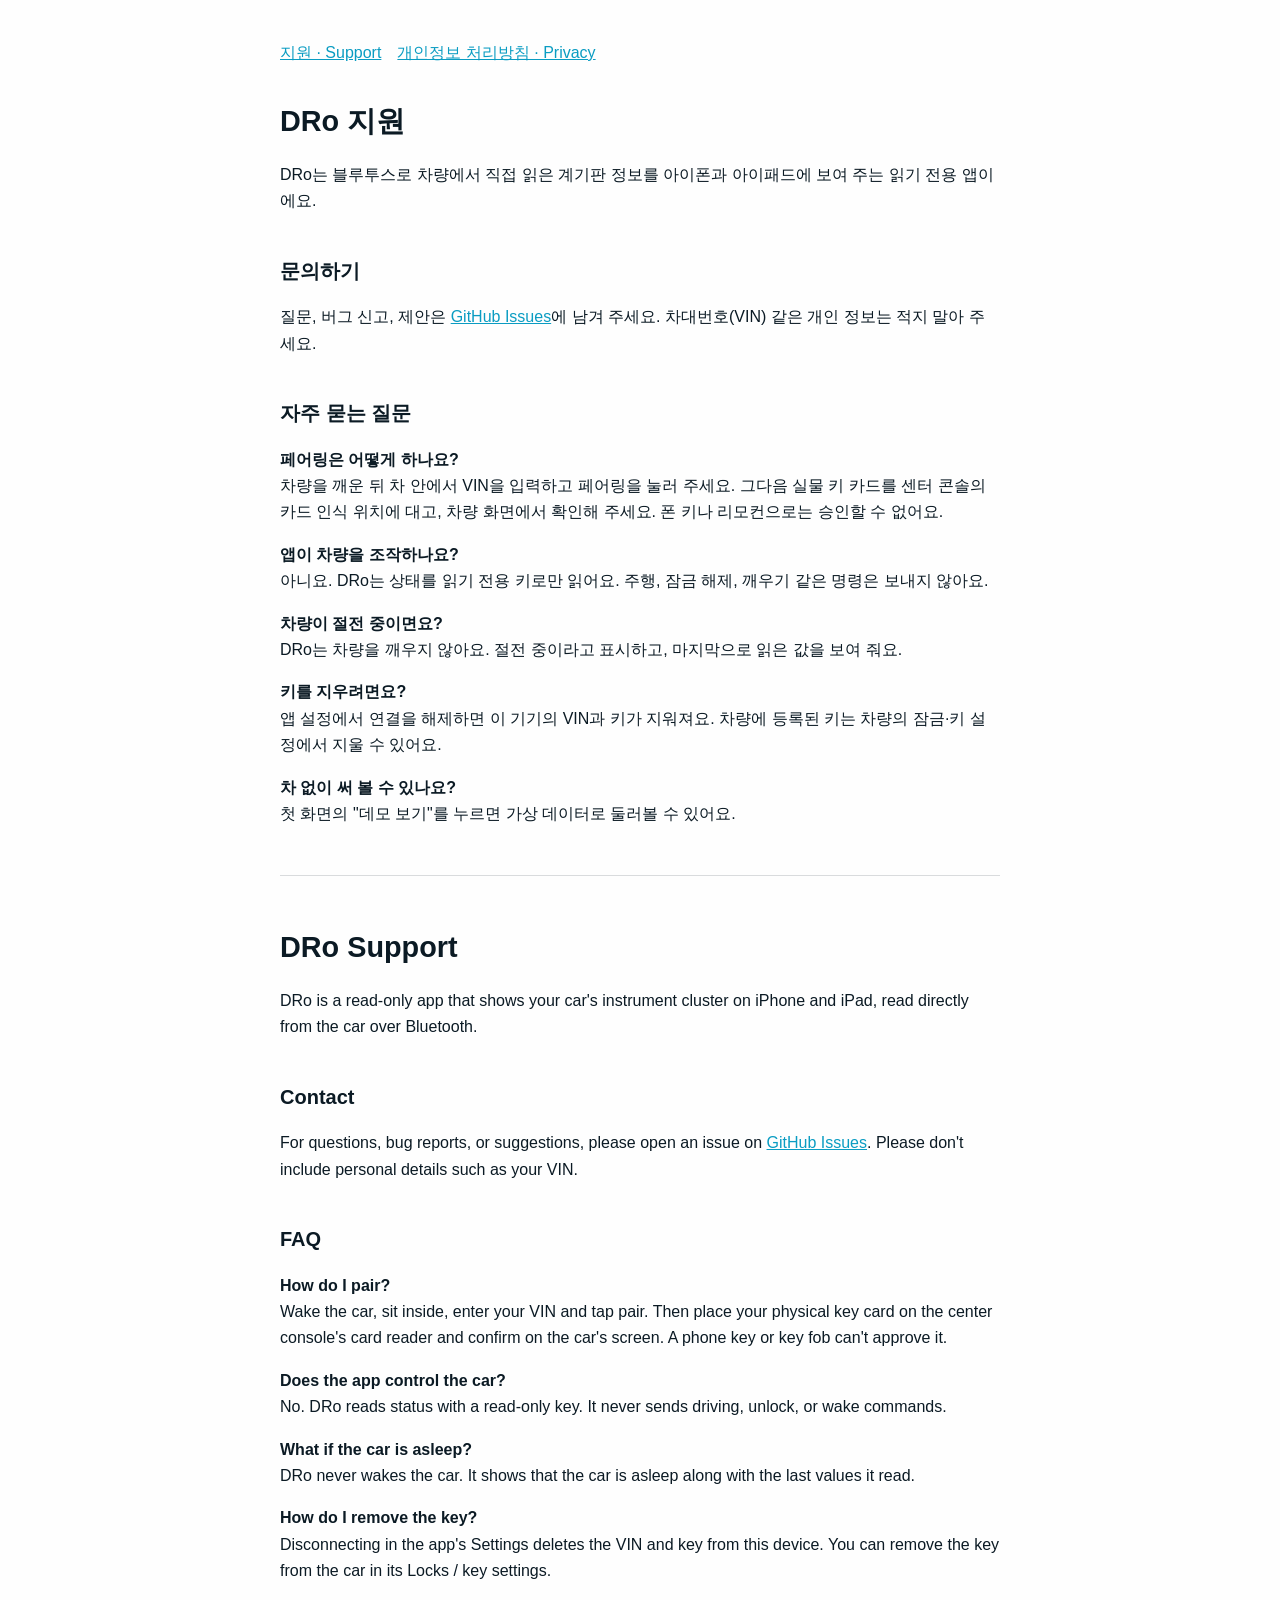
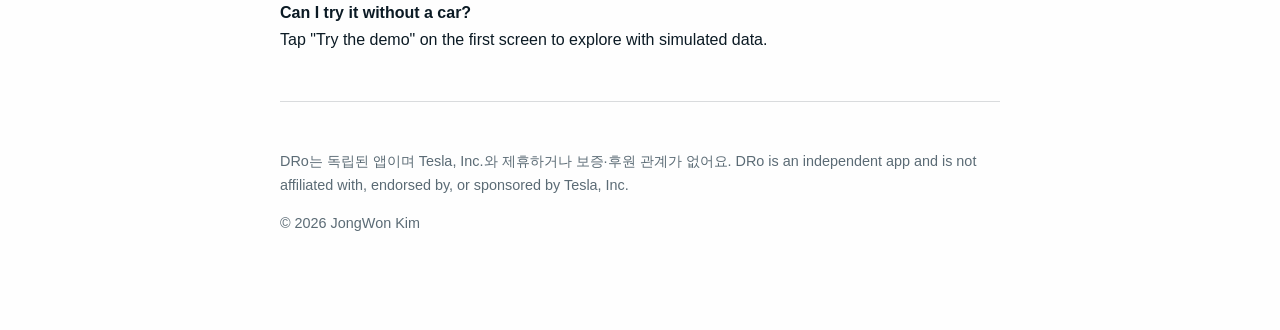
<file: index.html>
<!doctype html>
<html lang="ko">
<head>
<meta charset="utf-8">
<meta name="viewport" content="width=device-width,initial-scale=1">
<title>DRo 지원 · Support</title>
<link rel="stylesheet" href="style.css">
</head>
<body><main>
<nav><a href="./">지원 · Support</a><a href="privacy.html">개인정보 처리방침 · Privacy</a></nav>

<h1>DRo 지원</h1>
<p>DRo는 블루투스로 차량에서 직접 읽은 계기판 정보를 아이폰과 아이패드에 보여 주는 읽기 전용 앱이에요.</p>

<h2>문의하기</h2>
<p>질문, 버그 신고, 제안은 <a href="https://github.com/Dobuzi/tdash-support/issues">GitHub Issues</a>에 남겨 주세요. 차대번호(VIN) 같은 개인 정보는 적지 말아 주세요.</p>

<h2>자주 묻는 질문</h2>
<p><strong>페어링은 어떻게 하나요?</strong><br>차량을 깨운 뒤 차 안에서 VIN을 입력하고 페어링을 눌러 주세요. 그다음 실물 키 카드를 센터 콘솔의 카드 인식 위치에 대고, 차량 화면에서 확인해 주세요. 폰 키나 리모컨으로는 승인할 수 없어요.</p>
<p><strong>앱이 차량을 조작하나요?</strong><br>아니요. DRo는 상태를 읽기 전용 키로만 읽어요. 주행, 잠금 해제, 깨우기 같은 명령은 보내지 않아요.</p>
<p><strong>차량이 절전 중이면요?</strong><br>DRo는 차량을 깨우지 않아요. 절전 중이라고 표시하고, 마지막으로 읽은 값을 보여 줘요.</p>
<p><strong>키를 지우려면요?</strong><br>앱 설정에서 연결을 해제하면 이 기기의 VIN과 키가 지워져요. 차량에 등록된 키는 차량의 잠금·키 설정에서 지울 수 있어요.</p>
<p><strong>차 없이 써 볼 수 있나요?</strong><br>첫 화면의 "데모 보기"를 누르면 가상 데이터로 둘러볼 수 있어요.</p>

<hr>

<h1 lang="en">DRo Support</h1>
<p lang="en">DRo is a read-only app that shows your car's instrument cluster on iPhone and iPad, read directly from the car over Bluetooth.</p>
<h2 lang="en">Contact</h2>
<p lang="en">For questions, bug reports, or suggestions, please open an issue on <a href="https://github.com/Dobuzi/tdash-support/issues">GitHub Issues</a>. Please don't include personal details such as your VIN.</p>
<h2 lang="en">FAQ</h2>
<p lang="en"><strong>How do I pair?</strong><br>Wake the car, sit inside, enter your VIN and tap pair. Then place your physical key card on the center console's card reader and confirm on the car's screen. A phone key or key fob can't approve it.</p>
<p lang="en"><strong>Does the app control the car?</strong><br>No. DRo reads status with a read-only key. It never sends driving, unlock, or wake commands.</p>
<p lang="en"><strong>What if the car is asleep?</strong><br>DRo never wakes the car. It shows that the car is asleep along with the last values it read.</p>
<p lang="en"><strong>How do I remove the key?</strong><br>Disconnecting in the app's Settings deletes the VIN and key from this device. You can remove the key from the car in its Locks / key settings.</p>
<p lang="en"><strong>Can I try it without a car?</strong><br>Tap "Try the demo" on the first screen to explore with simulated data.</p>

<hr>
<p class="muted">DRo는 독립된 앱이며 Tesla, Inc.와 제휴하거나 보증·후원 관계가 없어요. DRo is an independent app and is not affiliated with, endorsed by, or sponsored by Tesla, Inc.</p>
<p class="muted">© 2026 JongWon Kim</p>
</main></body>
</html>
</file>
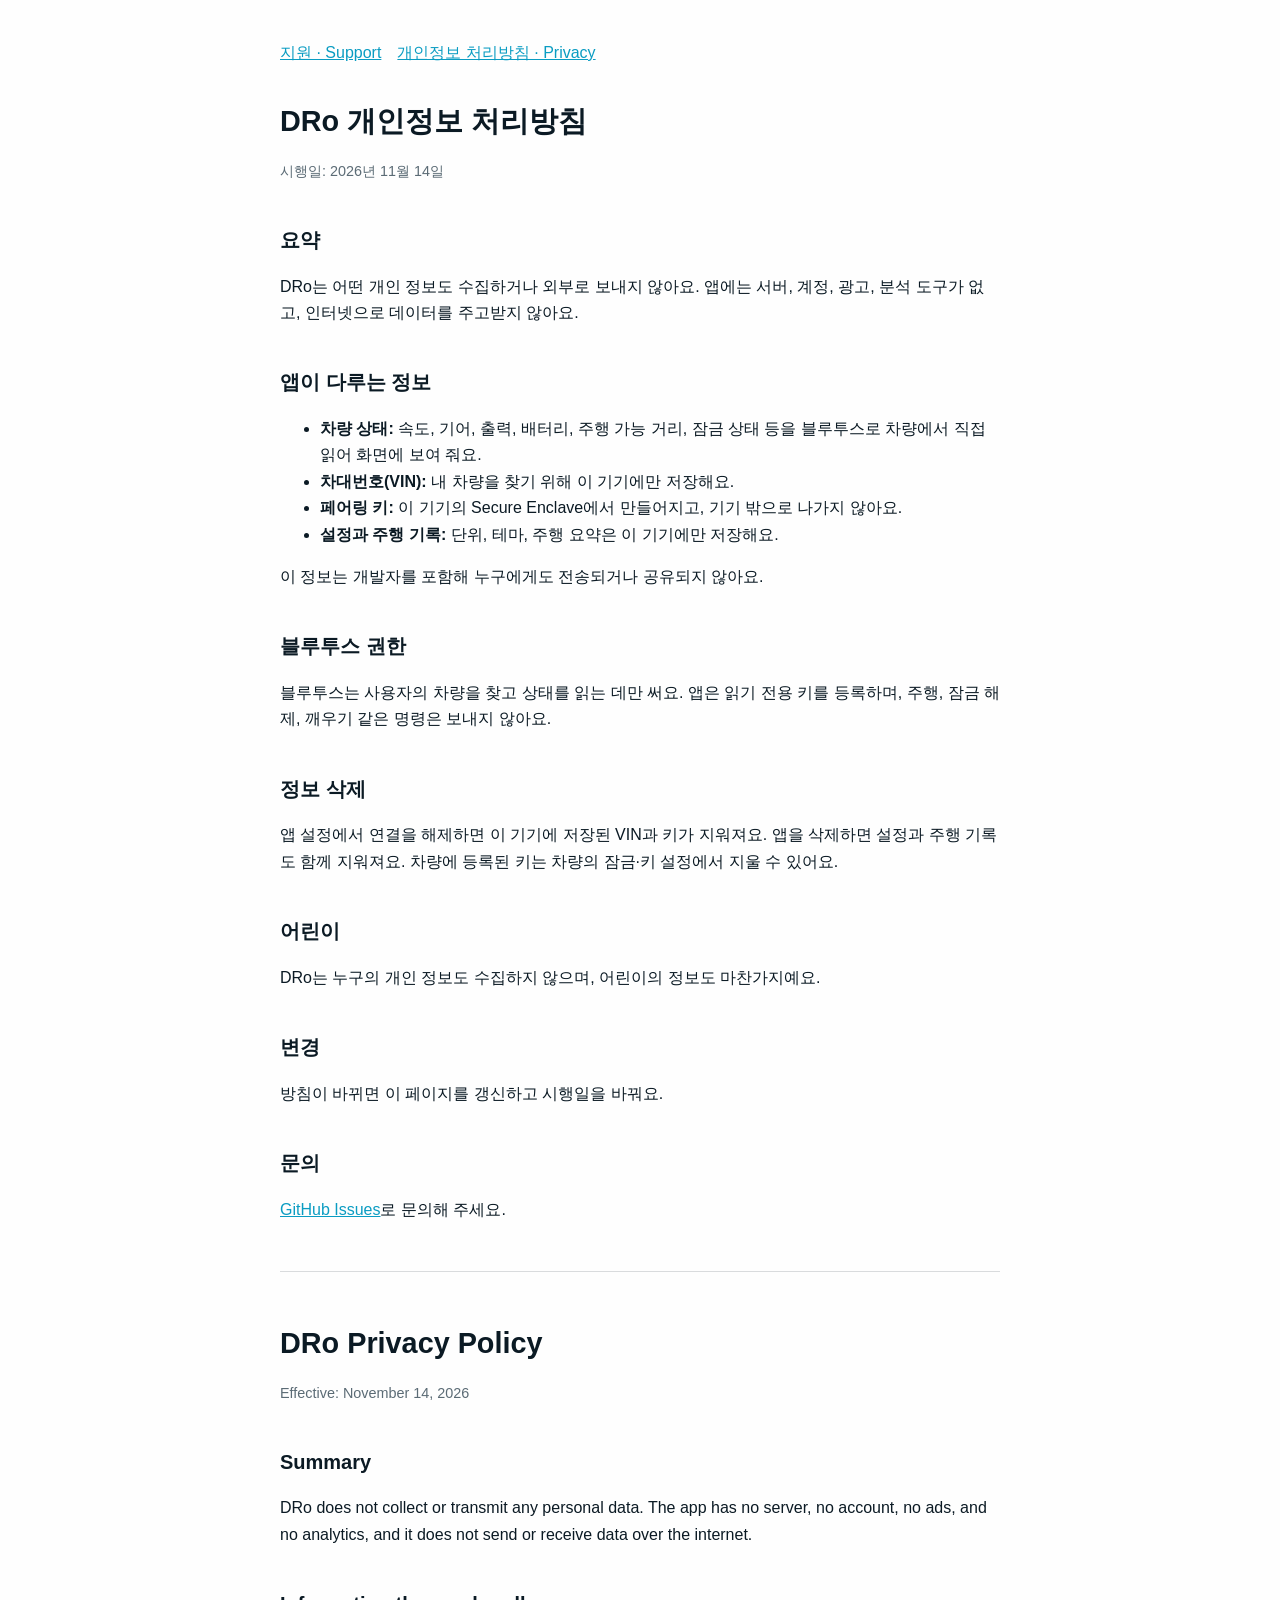
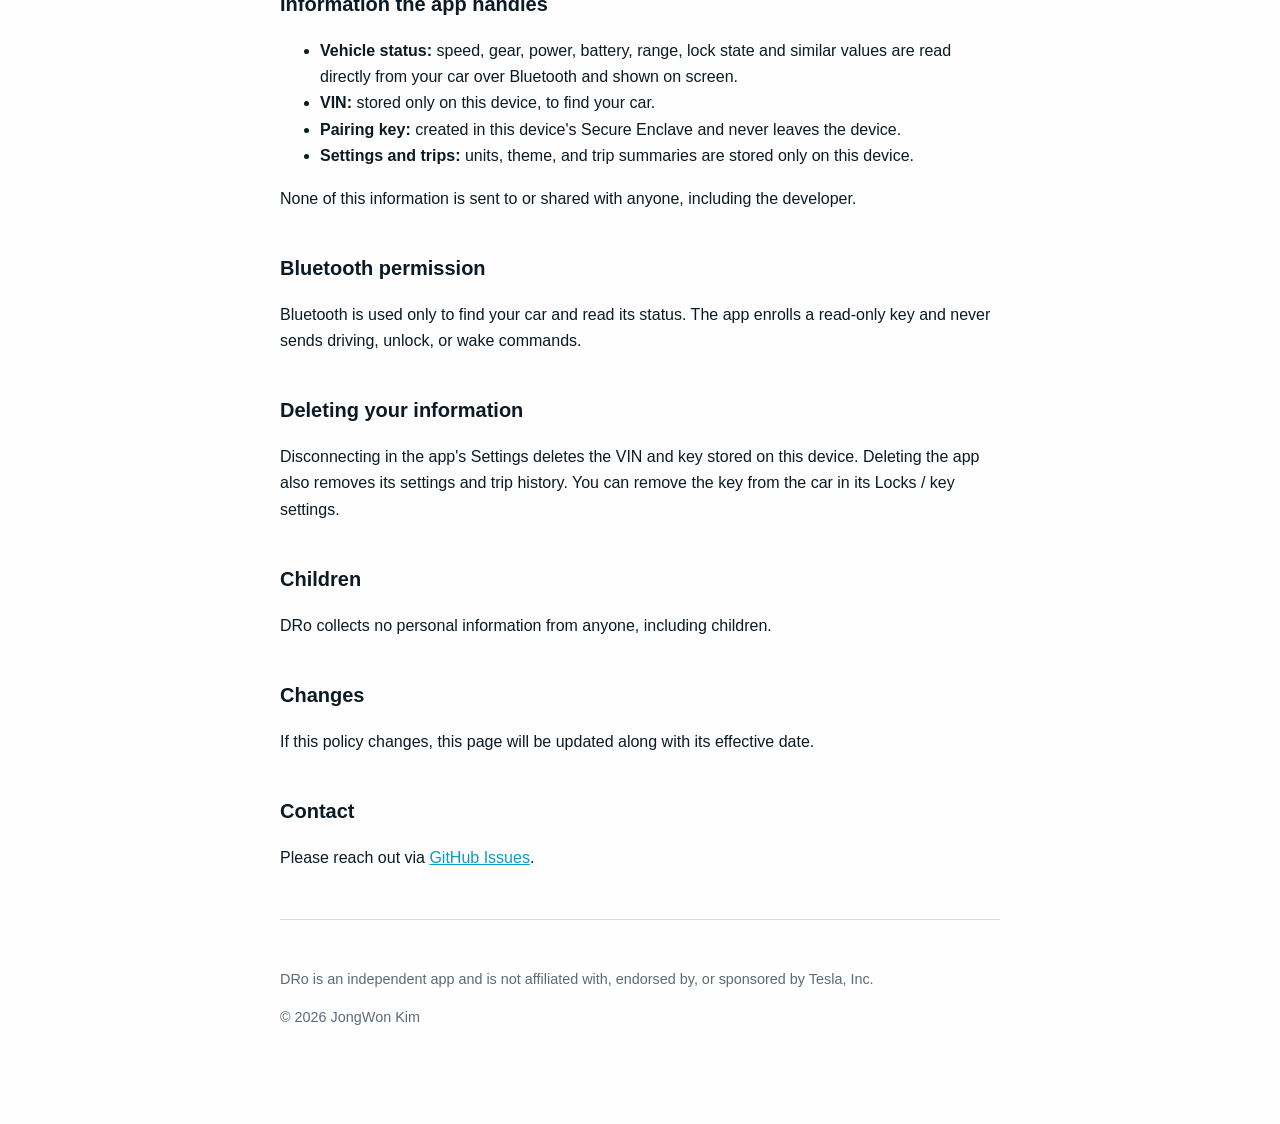
<file: privacy.html>
<!doctype html>
<html lang="ko">
<head>
<meta charset="utf-8">
<meta name="viewport" content="width=device-width,initial-scale=1">
<title>DRo 개인정보 처리방침 · Privacy Policy</title>
<link rel="stylesheet" href="style.css">
</head>
<body><main>
<nav><a href="./">지원 · Support</a><a href="privacy.html">개인정보 처리방침 · Privacy</a></nav>

<h1>DRo 개인정보 처리방침</h1>
<p class="muted">시행일: 2026년 11월 14일</p>

<h2>요약</h2>
<p>DRo는 어떤 개인 정보도 수집하거나 외부로 보내지 않아요. 앱에는 서버, 계정, 광고, 분석 도구가 없고, 인터넷으로 데이터를 주고받지 않아요.</p>

<h2>앱이 다루는 정보</h2>
<ul>
<li><strong>차량 상태:</strong> 속도, 기어, 출력, 배터리, 주행 가능 거리, 잠금 상태 등을 블루투스로 차량에서 직접 읽어 화면에 보여 줘요.</li>
<li><strong>차대번호(VIN):</strong> 내 차량을 찾기 위해 이 기기에만 저장해요.</li>
<li><strong>페어링 키:</strong> 이 기기의 Secure Enclave에서 만들어지고, 기기 밖으로 나가지 않아요.</li>
<li><strong>설정과 주행 기록:</strong> 단위, 테마, 주행 요약은 이 기기에만 저장해요.</li>
</ul>
<p>이 정보는 개발자를 포함해 누구에게도 전송되거나 공유되지 않아요.</p>

<h2>블루투스 권한</h2>
<p>블루투스는 사용자의 차량을 찾고 상태를 읽는 데만 써요. 앱은 읽기 전용 키를 등록하며, 주행, 잠금 해제, 깨우기 같은 명령은 보내지 않아요.</p>

<h2>정보 삭제</h2>
<p>앱 설정에서 연결을 해제하면 이 기기에 저장된 VIN과 키가 지워져요. 앱을 삭제하면 설정과 주행 기록도 함께 지워져요. 차량에 등록된 키는 차량의 잠금·키 설정에서 지울 수 있어요.</p>

<h2>어린이</h2>
<p>DRo는 누구의 개인 정보도 수집하지 않으며, 어린이의 정보도 마찬가지예요.</p>

<h2>변경</h2>
<p>방침이 바뀌면 이 페이지를 갱신하고 시행일을 바꿔요.</p>

<h2>문의</h2>
<p><a href="https://github.com/Dobuzi/tdash-support/issues">GitHub Issues</a>로 문의해 주세요.</p>

<hr>

<h1 lang="en">DRo Privacy Policy</h1>
<p class="muted" lang="en">Effective: November 14, 2026</p>
<div lang="en">
<h2>Summary</h2>
<p>DRo does not collect or transmit any personal data. The app has no server, no account, no ads, and no analytics, and it does not send or receive data over the internet.</p>
<h2>Information the app handles</h2>
<ul>
<li><strong>Vehicle status:</strong> speed, gear, power, battery, range, lock state and similar values are read directly from your car over Bluetooth and shown on screen.</li>
<li><strong>VIN:</strong> stored only on this device, to find your car.</li>
<li><strong>Pairing key:</strong> created in this device's Secure Enclave and never leaves the device.</li>
<li><strong>Settings and trips:</strong> units, theme, and trip summaries are stored only on this device.</li>
</ul>
<p>None of this information is sent to or shared with anyone, including the developer.</p>
<h2>Bluetooth permission</h2>
<p>Bluetooth is used only to find your car and read its status. The app enrolls a read-only key and never sends driving, unlock, or wake commands.</p>
<h2>Deleting your information</h2>
<p>Disconnecting in the app's Settings deletes the VIN and key stored on this device. Deleting the app also removes its settings and trip history. You can remove the key from the car in its Locks / key settings.</p>
<h2>Children</h2>
<p>DRo collects no personal information from anyone, including children.</p>
<h2>Changes</h2>
<p>If this policy changes, this page will be updated along with its effective date.</p>
<h2>Contact</h2>
<p>Please reach out via <a href="https://github.com/Dobuzi/tdash-support/issues">GitHub Issues</a>.</p>
</div>

<hr>
<p class="muted">DRo is an independent app and is not affiliated with, endorsed by, or sponsored by Tesla, Inc.</p>
<p class="muted">© 2026 JongWon Kim</p>
</main></body>
</html>
</file>
<file: style.css>
:root{color-scheme:light dark;--fg:#0b1a24;--bg:#fefefe;--muted:#5b6b75;--accent:#0a9cc2}
@media (prefers-color-scheme:dark){:root{--fg:#e6f1f5;--bg:#03080c;--muted:#9aaab3;--accent:#3fd0ee}}
body{margin:0;background:var(--bg);color:var(--fg);font:16px/1.65 -apple-system,BlinkMacSystemFont,"Apple SD Gothic Neo","Segoe UI",sans-serif}
main{max-width:720px;margin:0 auto;padding:40px 20px 80px}
h1{font-size:1.8em;margin:0 0 4px}h2{margin-top:2em;font-size:1.25em}
a{color:var(--accent)}.muted{color:var(--muted);font-size:.9em}
hr{border:0;border-top:1px solid color-mix(in srgb,var(--fg) 15%,transparent);margin:48px 0}
nav{margin-bottom:32px}nav a{margin-right:16px}
</file>
